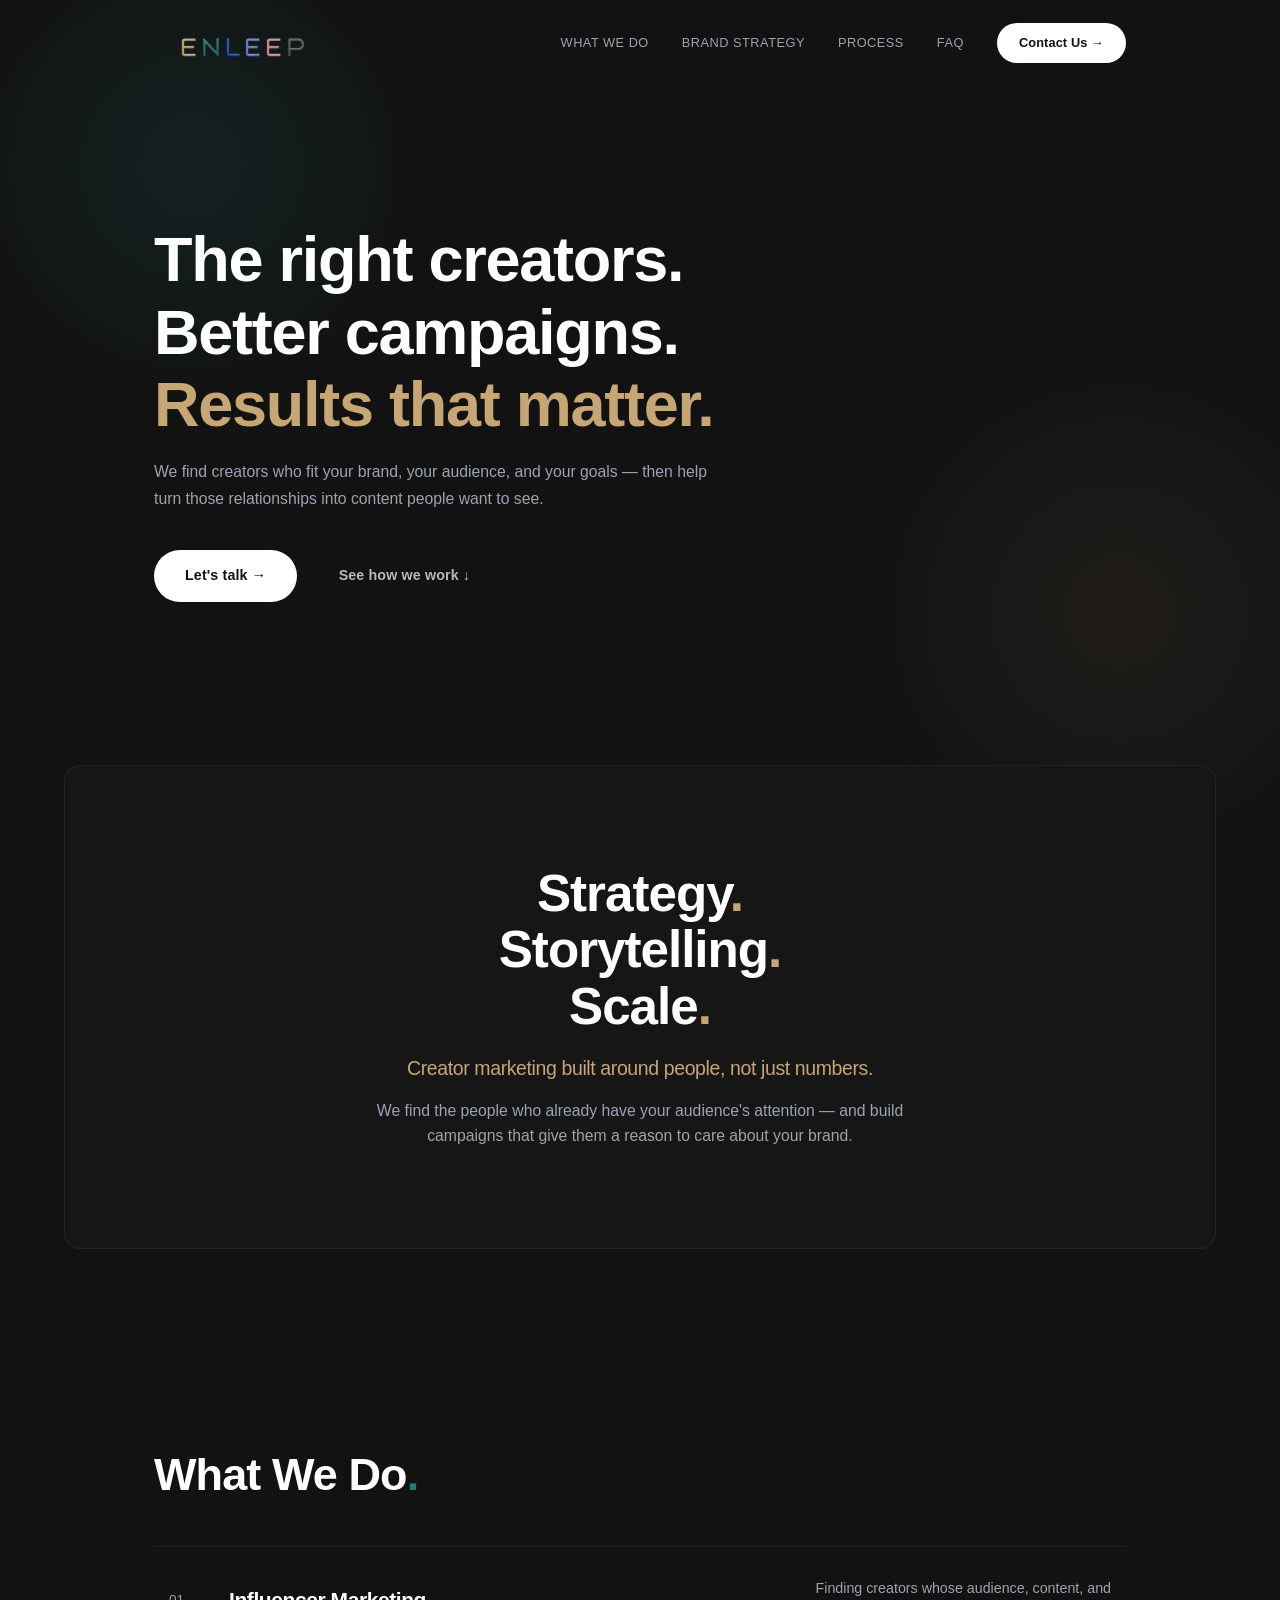
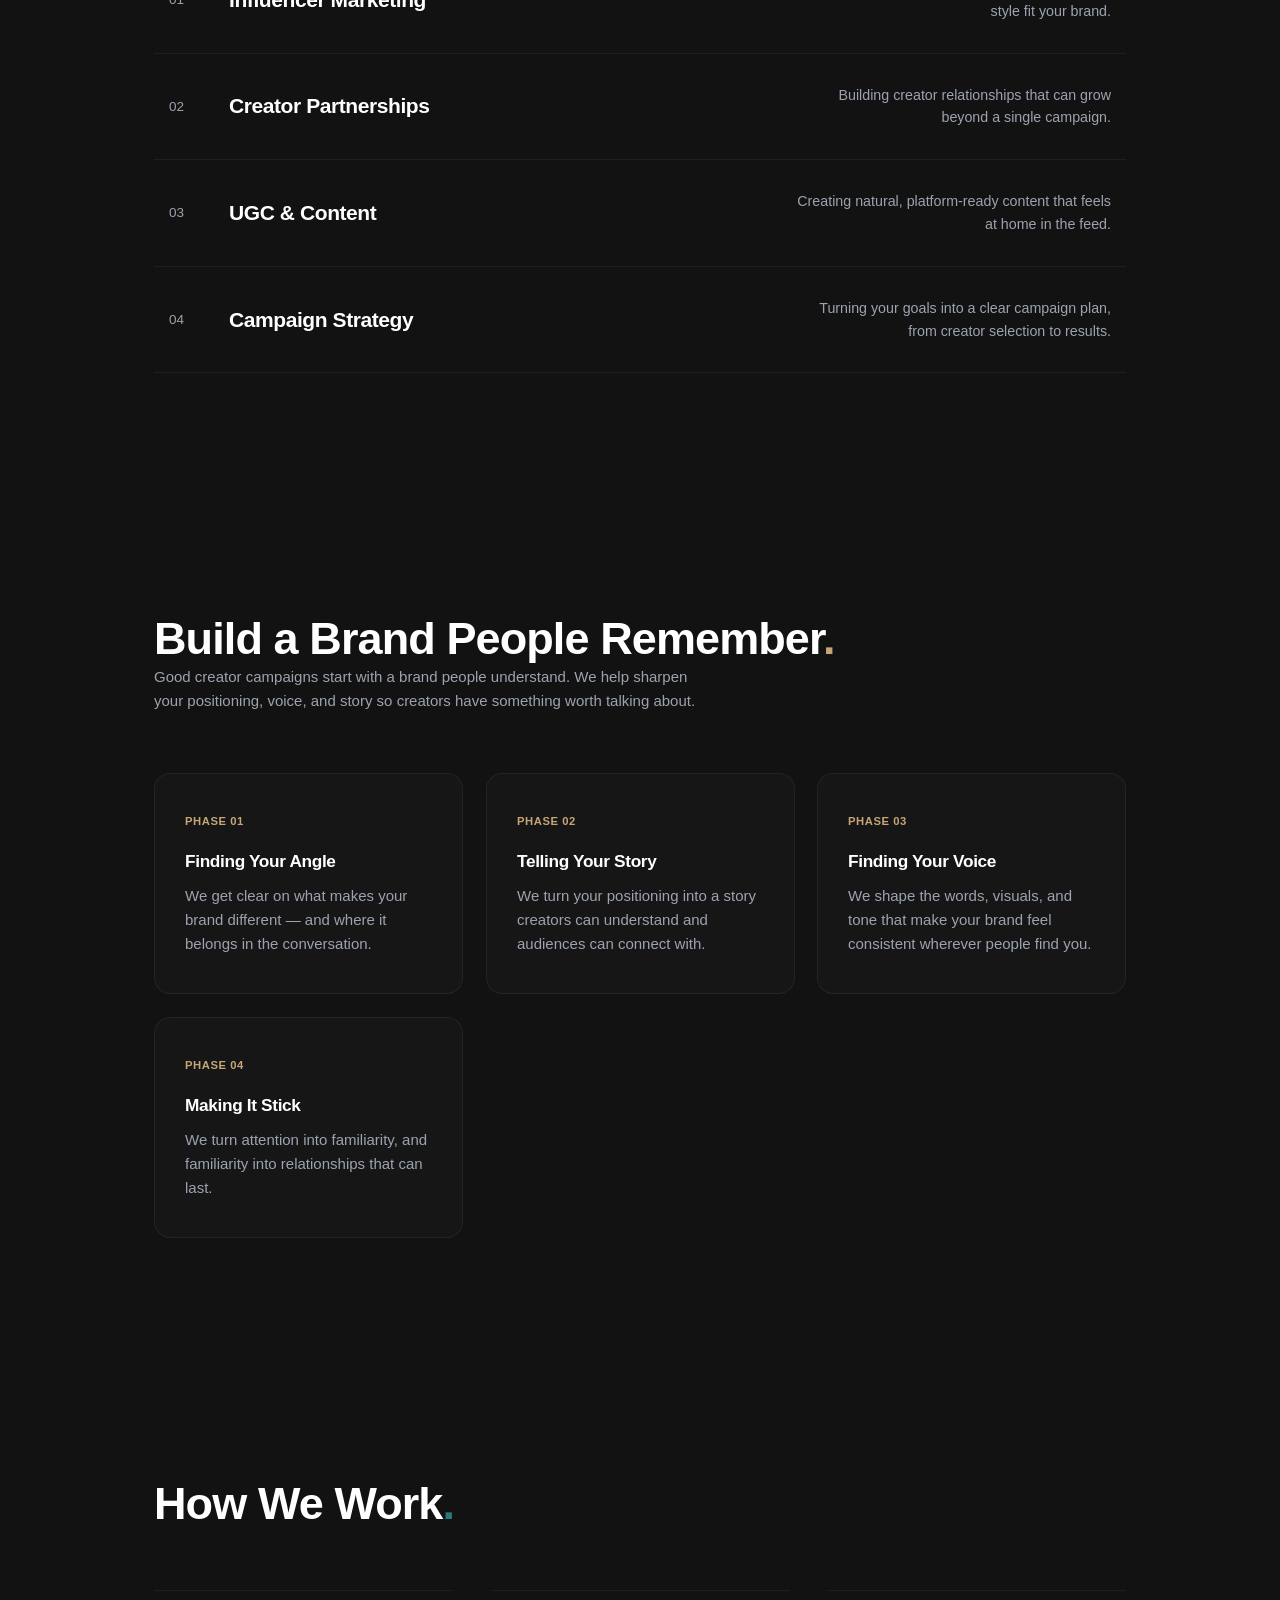
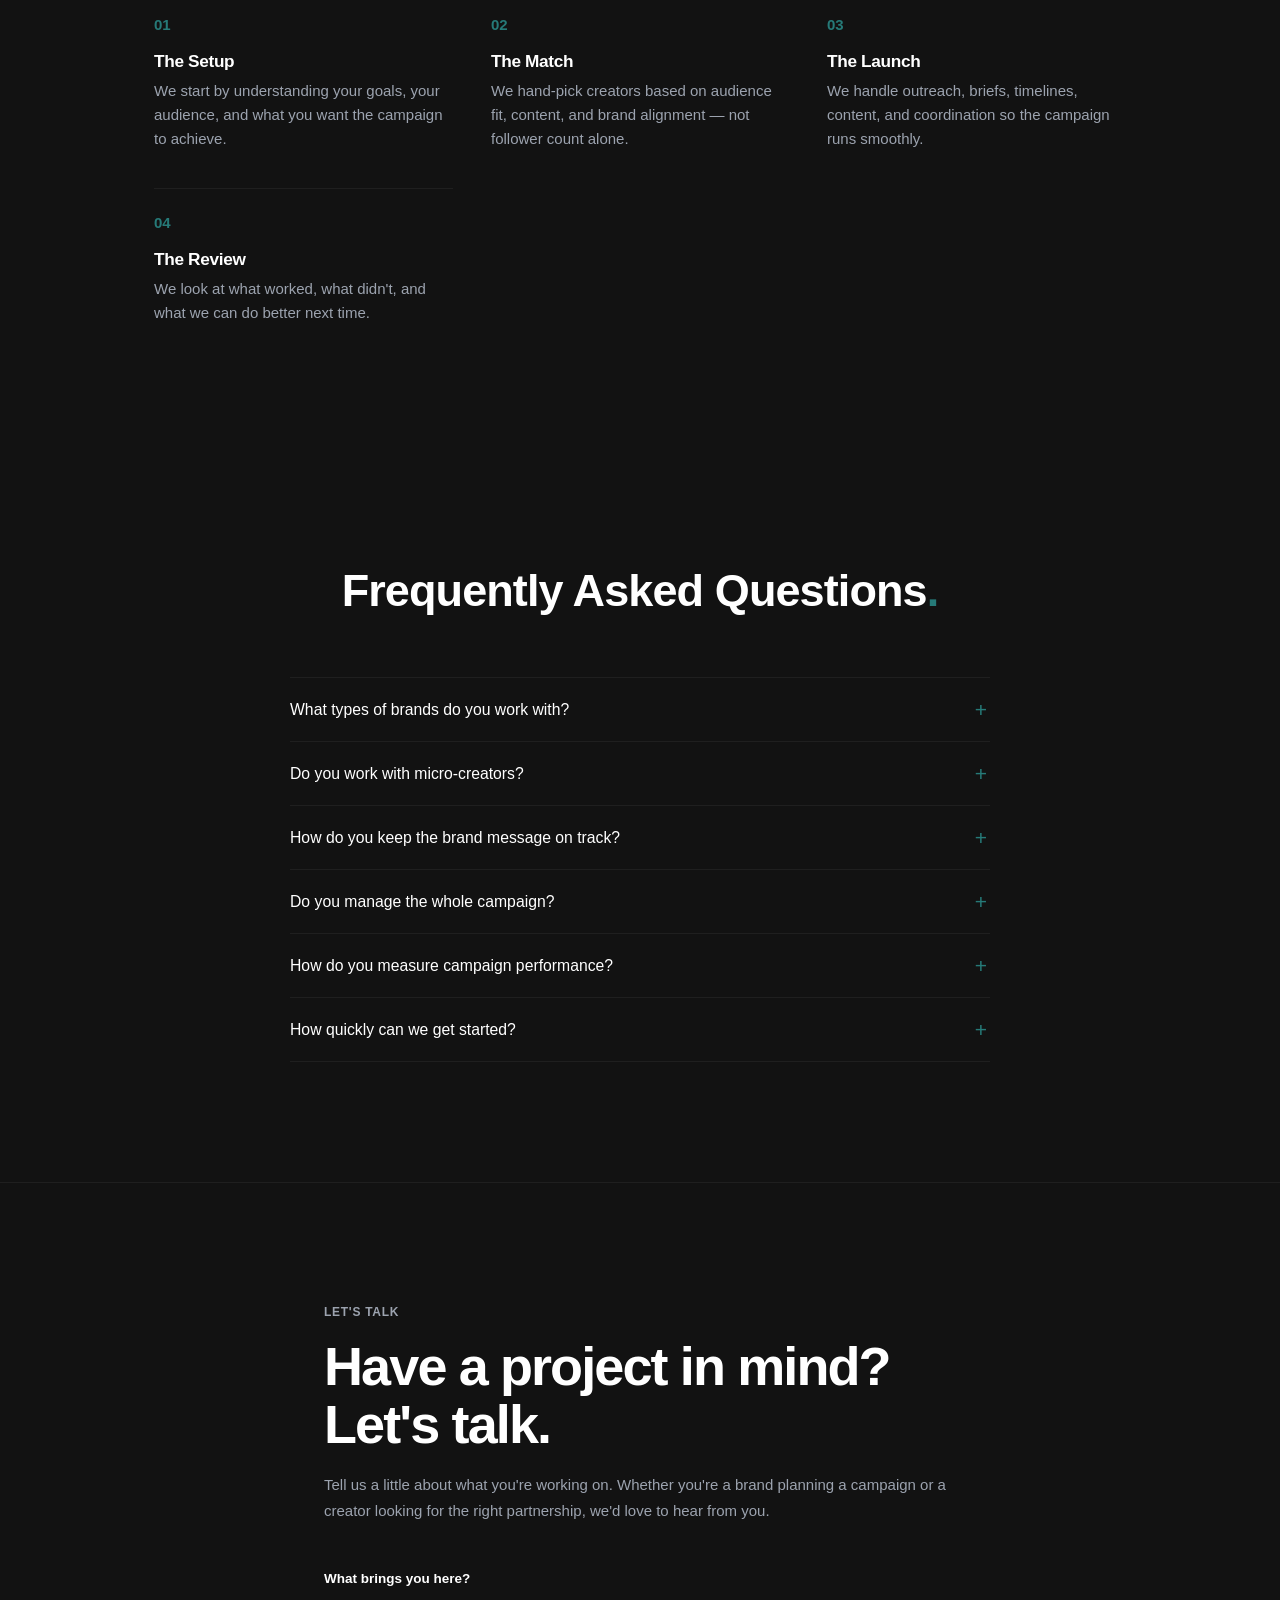
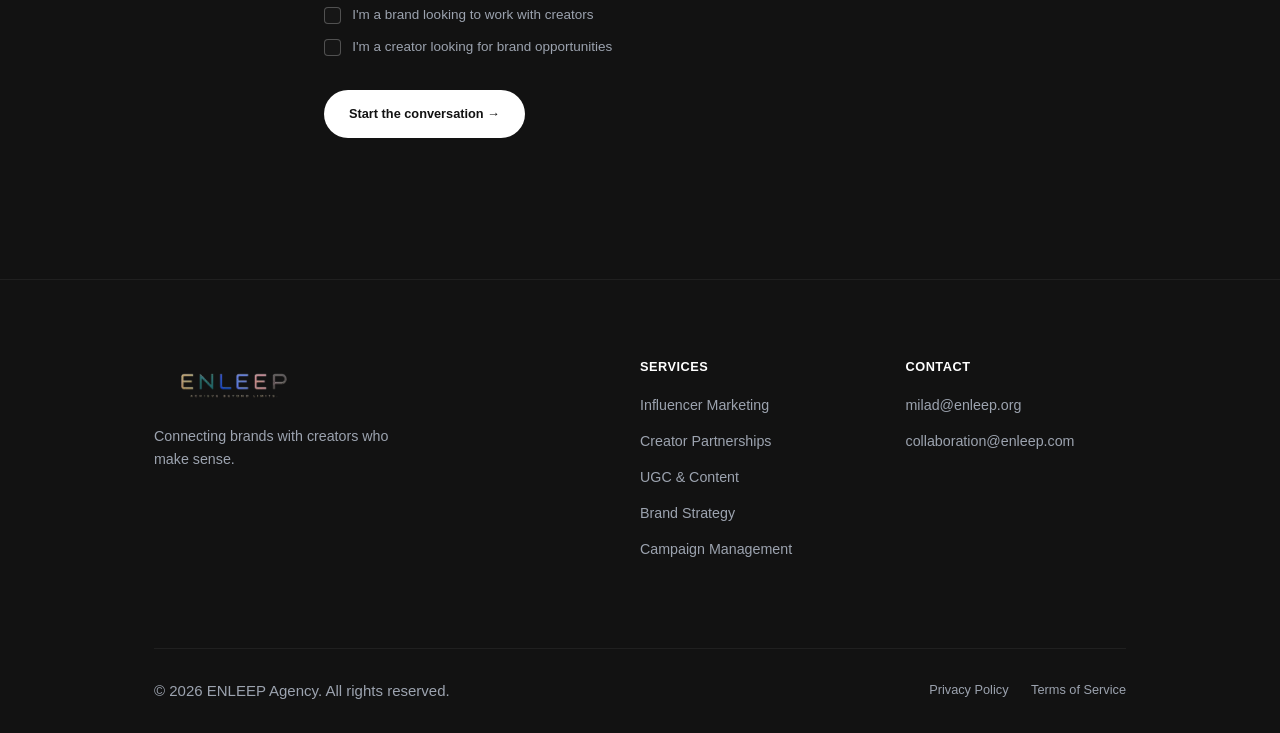
<file: index.html>
<!DOCTYPE html>
<html lang="en">
<head>
    <link rel="icon" type="image/png" href="favicon.png">
    <meta charset="UTF-8">
    <meta name="viewport" content="width=device-width, initial-scale=1.0">
    <title>Influencer Marketing Agency | Creator Partnerships & UGC | ENLEEP</title>
    <meta name="description" content="ENLEEP is an influencer marketing agency connecting brands with relevant creators through influencer campaigns, UGC, creator partnerships and strategic content.">
    <meta name="robots" content="index, follow">
    <link rel="canonical" href="https://enleep.com/">
    <meta property="og:title" content="ENLEEP | Influencer Marketing & Creator Partnerships">
    <meta property="og:description" content="Connect your brand with the right creators through influencer campaigns, UGC and strategic content.">
    <meta property="og:url" content="https://enleep.com/">
    <meta property="og:type" content="website">
    <meta property="og:site_name" content="ENLEEP">
    
    <!-- External CSS -->
    <link rel="stylesheet" href="style.css">
    
    <!-- External JavaScript -->
    <script src="script.js" defer></script>

    <!-- Structured Data / Schema -->
    <script type="application/ld+json">
    {
      "@context": "https://schema.org",
      "@type": "Organization",
      "name": "ENLEEP",
      "url": "https://enleep.com/",
      "description": "ENLEEP is an influencer marketing agency connecting brands with creators through influencer campaigns, UGC, creator partnerships and strategic content."
    }
    </script>
    <script type="application/ld+json">
    {
      "@context": "https://schema.org",
      "@type": "WebSite",
      "name": "ENLEEP",
      "url": "https://enleep.com/"
    }
    </script>
</head>
<body>

    <!-- Ambient Glows (Optimized for iOS Performance) -->
    <div class="ambient-orb orb-1" aria-hidden="true"></div>
    <div class="ambient-orb orb-2" aria-hidden="true"></div>

    <!-- HEADER -->
    <header id="navbar">
        <div class="container nav-inner">
            <a href="#home" class="logo" aria-label="Go to homepage">
                <img src="assets/logo-header-small.webp" alt="ENLEEP Logo" width="280" height="54" fetchpriority="high">
            </a>
            <button class="menu-btn" id="menu-toggle" type="button" aria-expanded="false" aria-controls="nav-links" aria-label="Open navigation menu">
                &#9776;
            </button>
            <nav class="nav-links" id="nav-links">
                <a href="#work" class="nav-item">What We Do</a>
                <a href="#branding" class="nav-item">Brand Strategy</a>
                <a href="#process" class="nav-item">Process</a>
                <a href="#faq" class="nav-item">FAQ</a>
                <a href="#footer-contact" class="btn btn-primary nav-cta">Contact Us &rarr;</a>
            </nav>
        </div>
    </header>

    <main>
        <!-- HERO -->
        <section class="hero" id="home">
            <div class="container">
                <div class="hero-content">
                    <h1>The right creators.<br>Better campaigns.<br><span class="text-accent-gradient">Results that matter.</span></h1>
                    <p>We find creators who fit your brand, your audience, and your goals — then help turn those relationships into content people want to see.</p>
                    <div class="btn-wrap">
                        <a href="#footer-contact" class="btn btn-primary">Let's talk &rarr;</a>
                        <a href="#process" class="btn btn-subtle">See how we work &darr;</a>
                    </div>
                </div>
            </div>
        </section>

        <!-- STRATEGY SECTION -->
        <section class="strategy-section">
            <div class="container">
                <div class="strategy-content">
                    <h2 class="fade-up">Strategy<span class="dot-gold">.</span><br>Storytelling<span class="dot-gold">.</span><br>Scale<span class="dot-gold">.</span></h2>
                    <h3 class="strategy-subtitle fade-up delay-1">Creator marketing built around people, not just numbers.</h3>
                    <p class="fade-up delay-2">We find the people who already have your audience's attention — and build campaigns that give them a reason to care about your brand.</p>
                </div>
            </div>
        </section>

        <!-- WHAT WE DO -->
        <section id="work">
            <div class="container">
                <h2 class="fade-up">What We Do<span class="dot-teal">.</span></h2>
                <div class="service-rows fade-up delay-1">
                    <div class="service-row">
                        <span class="s-num">01</span>
                        <h3 class="s-title">Influencer Marketing</h3>
                        <p class="s-desc">Finding creators whose audience, content, and style fit your brand.</p>
                    </div>
                    <div class="service-row">
                        <span class="s-num">02</span>
                        <h3 class="s-title">Creator Partnerships</h3>
                        <p class="s-desc">Building creator relationships that can grow beyond a single campaign.</p>
                    </div>
                    <div class="service-row">
                        <span class="s-num">03</span>
                        <h3 class="s-title">UGC & Content</h3>
                        <p class="s-desc">Creating natural, platform-ready content that feels at home in the feed.</p>
                    </div>
                    <div class="service-row">
                        <span class="s-num">04</span>
                        <h3 class="s-title">Campaign Strategy</h3>
                        <p class="s-desc">Turning your goals into a clear campaign plan, from creator selection to results.</p>
                    </div>
                </div>
            </div>
        </section>

        <!-- BRAND STRATEGY -->
        <section id="branding">
            <div class="container">
                <h2 class="fade-up">Build a Brand People Remember<span class="dot-gold">.</span></h2>
                <p class="fade-up delay-1" style="max-width: 550px;">Good creator campaigns start with a brand people understand. We help sharpen your positioning, voice, and story so creators have something worth talking about.</p>
                
                <div class="editorial-grid">
                    <div class="ed-card fade-up">
                        <span class="ed-number">Phase 01</span>
                        <h3>Finding Your Angle</h3>
                        <p>We get clear on what makes your brand different — and where it belongs in the conversation.</p>
                    </div>
                    <div class="ed-card fade-up delay-1">
                        <span class="ed-number">Phase 02</span>
                        <h3>Telling Your Story</h3>
                        <p>We turn your positioning into a story creators can understand and audiences can connect with.</p>
                    </div>
                    <div class="ed-card fade-up delay-2">
                        <span class="ed-number">Phase 03</span>
                        <h3>Finding Your Voice</h3>
                        <p>We shape the words, visuals, and tone that make your brand feel consistent wherever people find you.</p>
                    </div>
                    <div class="ed-card fade-up delay-3">
                        <span class="ed-number">Phase 04</span>
                        <h3>Making It Stick</h3>
                        <p>We turn attention into familiarity, and familiarity into relationships that can last.</p>
                    </div>
                </div>
            </div>
        </section>

        <!-- HOW WE WORK -->
        <section id="process">
            <div class="container">
                <h2 class="fade-up">How We Work<span class="dot-teal">.</span></h2>
                
                <div class="process-grid">
                    <div class="step fade-up delay-1">
                        <span class="step-num">01</span>
                        <h3>The Setup</h3>
                        <p>We start by understanding your goals, your audience, and what you want the campaign to achieve.</p>
                    </div>
                    <div class="step fade-up delay-2">
                        <span class="step-num">02</span>
                        <h3>The Match</h3>
                        <p>We hand-pick creators based on audience fit, content, and brand alignment — not follower count alone.</p>
                    </div>
                    <div class="step fade-up delay-3">
                        <span class="step-num">03</span>
                        <h3>The Launch</h3>
                        <p>We handle outreach, briefs, timelines, content, and coordination so the campaign runs smoothly.</p>
                    </div>
                    <div class="step fade-up delay-4">
                        <span class="step-num">04</span>
                        <h3>The Review</h3>
                        <p>We look at what worked, what didn't, and what we can do better next time.</p>
                    </div>
                </div>
            </div>
        </section>

        <!-- FAQ SECTION -->
        <section id="faq" class="faq-section">
            <div class="container">
                <h2 class="fade-up text-center">Frequently Asked Questions<span class="dot-teal">.</span></h2>
                
                <div class="faq-container fade-up delay-1">
                    <div class="faq-item">
                        <button class="faq-question" aria-expanded="false" aria-controls="faq-ans-1" id="faq-btn-1">
                            What types of brands do you work with? 
                            <span class="faq-icon"></span>
                        </button>
                        <div class="faq-answer-wrapper" id="faq-ans-1" role="region" aria-labelledby="faq-btn-1">
                            <div class="faq-answer">
                                <p>We work with brands that want to build stronger relationships with their audience through creators. The category matters less than the fit between the brand, creator, and audience.</p>
                            </div>
                        </div>
                    </div>
                    <div class="faq-item">
                        <button class="faq-question" aria-expanded="false" aria-controls="faq-ans-2" id="faq-btn-2">
                            Do you work with micro-creators? 
                            <span class="faq-icon"></span>
                        </button>
                        <div class="faq-answer-wrapper" id="faq-ans-2" role="region" aria-labelledby="faq-btn-2">
                            <div class="faq-answer">
                                <p>Yes. We work with creators at different stages. The right creator depends on the audience, content, campaign goal, and brand fit — not follower count alone.</p>
                            </div>
                        </div>
                    </div>
                    <div class="faq-item">
                        <button class="faq-question" aria-expanded="false" aria-controls="faq-ans-3" id="faq-btn-3">
                            How do you keep the brand message on track? 
                            <span class="faq-icon"></span>
                        </button>
                        <div class="faq-answer-wrapper" id="faq-ans-3" role="region" aria-labelledby="faq-btn-3">
                            <div class="faq-answer">
                                <p>We agree on the key messages and campaign guidelines upfront, then give creators room to communicate them in their own voice.</p>
                            </div>
                        </div>
                    </div>
                    <div class="faq-item">
                        <button class="faq-question" aria-expanded="false" aria-controls="faq-ans-4" id="faq-btn-4">
                            Do you manage the whole campaign? 
                            <span class="faq-icon"></span>
                        </button>
                        <div class="faq-answer-wrapper" id="faq-ans-4" role="region" aria-labelledby="faq-btn-4">
                            <div class="faq-answer">
                                <p>Yes. Depending on the campaign, we can handle creator selection, outreach, coordination, content, and reporting.</p>
                            </div>
                        </div>
                    </div>
                    <div class="faq-item">
                        <button class="faq-question" aria-expanded="false" aria-controls="faq-ans-5" id="faq-btn-5">
                            How do you measure campaign performance? 
                            <span class="faq-icon"></span>
                        </button>
                        <div class="faq-answer-wrapper" id="faq-ans-5" role="region" aria-labelledby="faq-btn-5">
                            <div class="faq-answer">
                                <p>We agree on the goal before the campaign starts, then track the numbers that matter for that goal — from reach and engagement to traffic and conversions.</p>
                            </div>
                        </div>
                    </div>
                    <div class="faq-item">
                        <button class="faq-question" aria-expanded="false" aria-controls="faq-ans-6" id="faq-btn-6">
                            How quickly can we get started? 
                            <span class="faq-icon"></span>
                        </button>
                        <div class="faq-answer-wrapper" id="faq-ans-6" role="region" aria-labelledby="faq-btn-6">
                            <div class="faq-answer">
                                <p>It depends on the campaign and creator requirements. Once we understand what you need, we'll give you a clear timeline.</p>
                            </div>
                        </div>
                    </div>
                </div>
            </div>
        </section>

        <!-- PROJECT CONTACT SECTION -->
        <section id="footer-contact" class="contact-section">
            <div class="container contact-container">

                <span class="eyebrow contact-eyebrow fade-up">
                    LET'S TALK
                </span>

                <h2 class="contact-heading fade-up delay-1">
                    Have a project in mind?<br>Let's talk.
                </h2>

                <p class="contact-description fade-up delay-2">
                    Tell us a little about what you're working on. Whether you're a brand planning a campaign or a creator looking for the right partnership, we'd love to hear from you.
                </p>

                <form id="contact-form"
                      class="contact-form fade-up delay-3"
                      action="mailto:milad@enleep.org"
                      method="POST"
                      enctype="text/plain">

                    <p class="form-prompt">What brings you here?</p>

                    <div class="checkbox-group">
                        <label class="checkbox-label">
                            <input type="checkbox"
                                   id="check-brand"
                                   name="Role"
                                   value="Brand">
                            I'm a brand looking to work with creators
                        </label>

                        <label class="checkbox-label">
                            <input type="checkbox"
                                   id="check-creator"
                                   name="Role"
                                   value="Creator">
                            I'm a creator looking for brand opportunities
                        </label>
                    </div>

                    <div id="role-error" class="error-text">
                        &#9888; This field is required.
                    </div>

                    <!-- BRAND FIELDS -->
                    <div id="dynamic-fields-brand" class="dynamic-fields">
                        <div class="dynamic-fields-inner">

                            <input type="text"
                                   name="Company_Name"
                                   placeholder="Company Name"
                                   class="form-input">

                            <input type="url"
                                   name="Website_Address"
                                   placeholder="Website Address"
                                   class="form-input">

                            <div class="input-row">
                                <input type="text"
                                       name="Name"
                                       placeholder="Name"
                                       class="form-input">

                                <input type="text"
                                       name="Title"
                                       placeholder="Title"
                                       class="form-input">
                            </div>

                            <input type="email"
                                   name="Email"
                                   placeholder="Email Address"
                                   class="form-input">

                            <textarea name="Message"
                                      placeholder="Tell us about what you're looking for..."
                                      class="form-textarea"></textarea>

                        </div>
                    </div>

                    <!-- CREATOR FIELDS -->
                    <div id="dynamic-fields-creator" class="dynamic-fields">
                        <div class="dynamic-fields-inner">

                            <div class="input-row">
                                <input type="text" name="Name" class="form-input" placeholder="Name">
                                <input type="email" name="Email" class="form-input" placeholder="Email Address">
                            </div>

                            <input type="url"
                                   name="Instagram"
                                   placeholder="Instagram URL"
                                   class="form-input">

                            <input type="url"
                                   name="TikTok"
                                   placeholder="TikTok URL"
                                   class="form-input">

                            <input type="url"
                                   name="YouTube"
                                   placeholder="YouTube URL"
                                   class="form-input">

                            <textarea name="Message"
                                      placeholder="Tell us about your content..."
                                      class="form-textarea"></textarea>

                        </div>
                    </div>

                    <button type="submit"
                            class="submit-button"
                            id="submit-btn">
                        Start the conversation &rarr;
                    </button>

                </form>

            </div>
        </section>
    </main>

    <!-- FOOTER -->
    <footer>
        <div class="container">
            <div class="footer-grid">
                <div>
                    <a href="#home" aria-label="Go to homepage">
                        <img src="assets/logo-footer-small.webp" alt="ENLEEP Logo" class="footer-logo" width="200" height="53" decoding="async">
                    </a>
                    <p class="footer-desc">Connecting brands with creators who make sense.</p>
                </div>
                
                <div class="footer-links">
                    <h4>Services</h4>
                    <ul>
                        <li><a href="#work">Influencer Marketing</a></li>
                        <li><a href="#work">Creator Partnerships</a></li>
                        <li><a href="#work">UGC & Content</a></li>
                        <li><a href="#branding">Brand Strategy</a></li>
                        <li><a href="#process">Campaign Management</a></li>
                    </ul>
                </div>

                <div class="footer-links" id="footer-contact-info">
                    <h4>Contact</h4>
                    <ul>
                        <li><a href="mailto:milad@enleep.org">milad@enleep.org</a></li>
                        <li><a href="mailto:collaboration@enleep.com">collaboration@enleep.com</a></li>
                    </ul>
                </div>
            </div>

            <div class="footer-bottom">
                <p>&copy; 2026 ENLEEP Agency. All rights reserved.</p>
                <div style="display: flex; gap: 1.5rem;">
                    <a href="privacy.html">Privacy Policy</a>
                    <a href="terms.html">Terms of Service</a>
                </div>
            </div>
        </div>
    </footer>
</body>
</html>
</file>
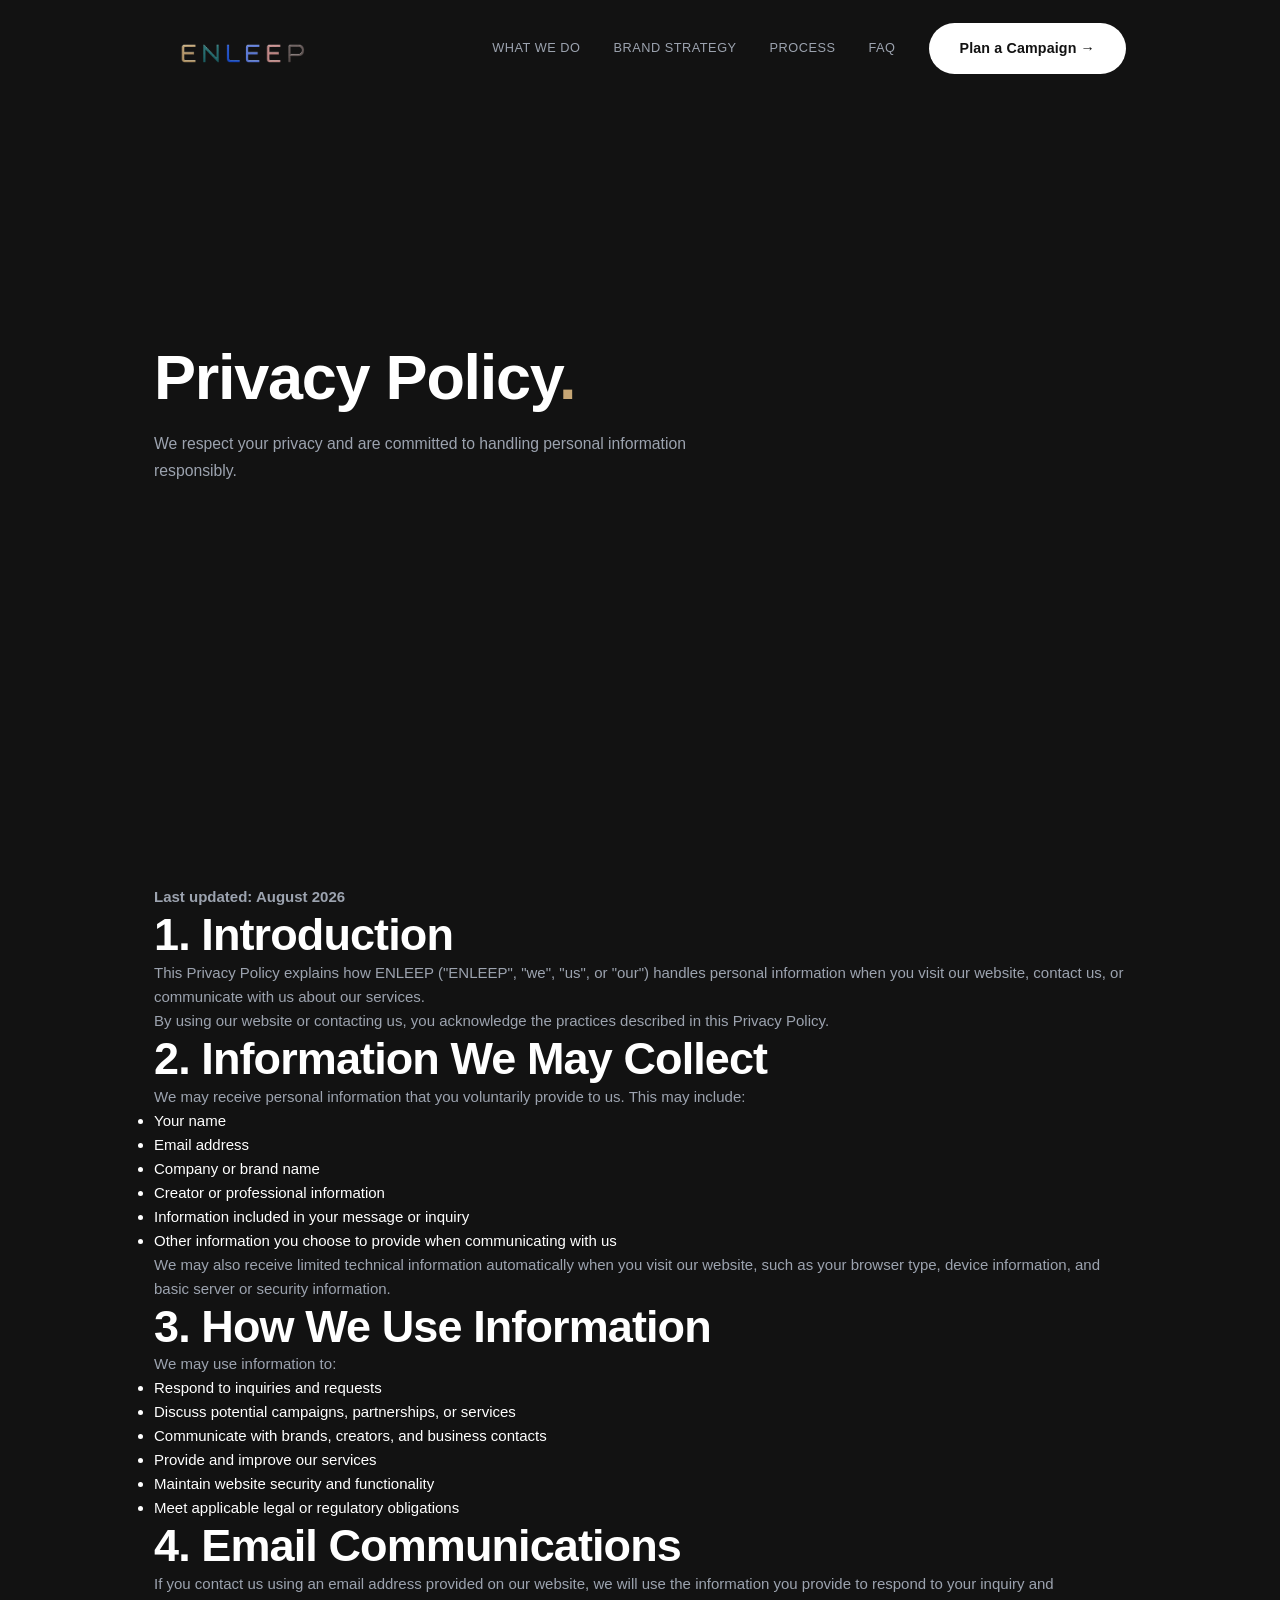
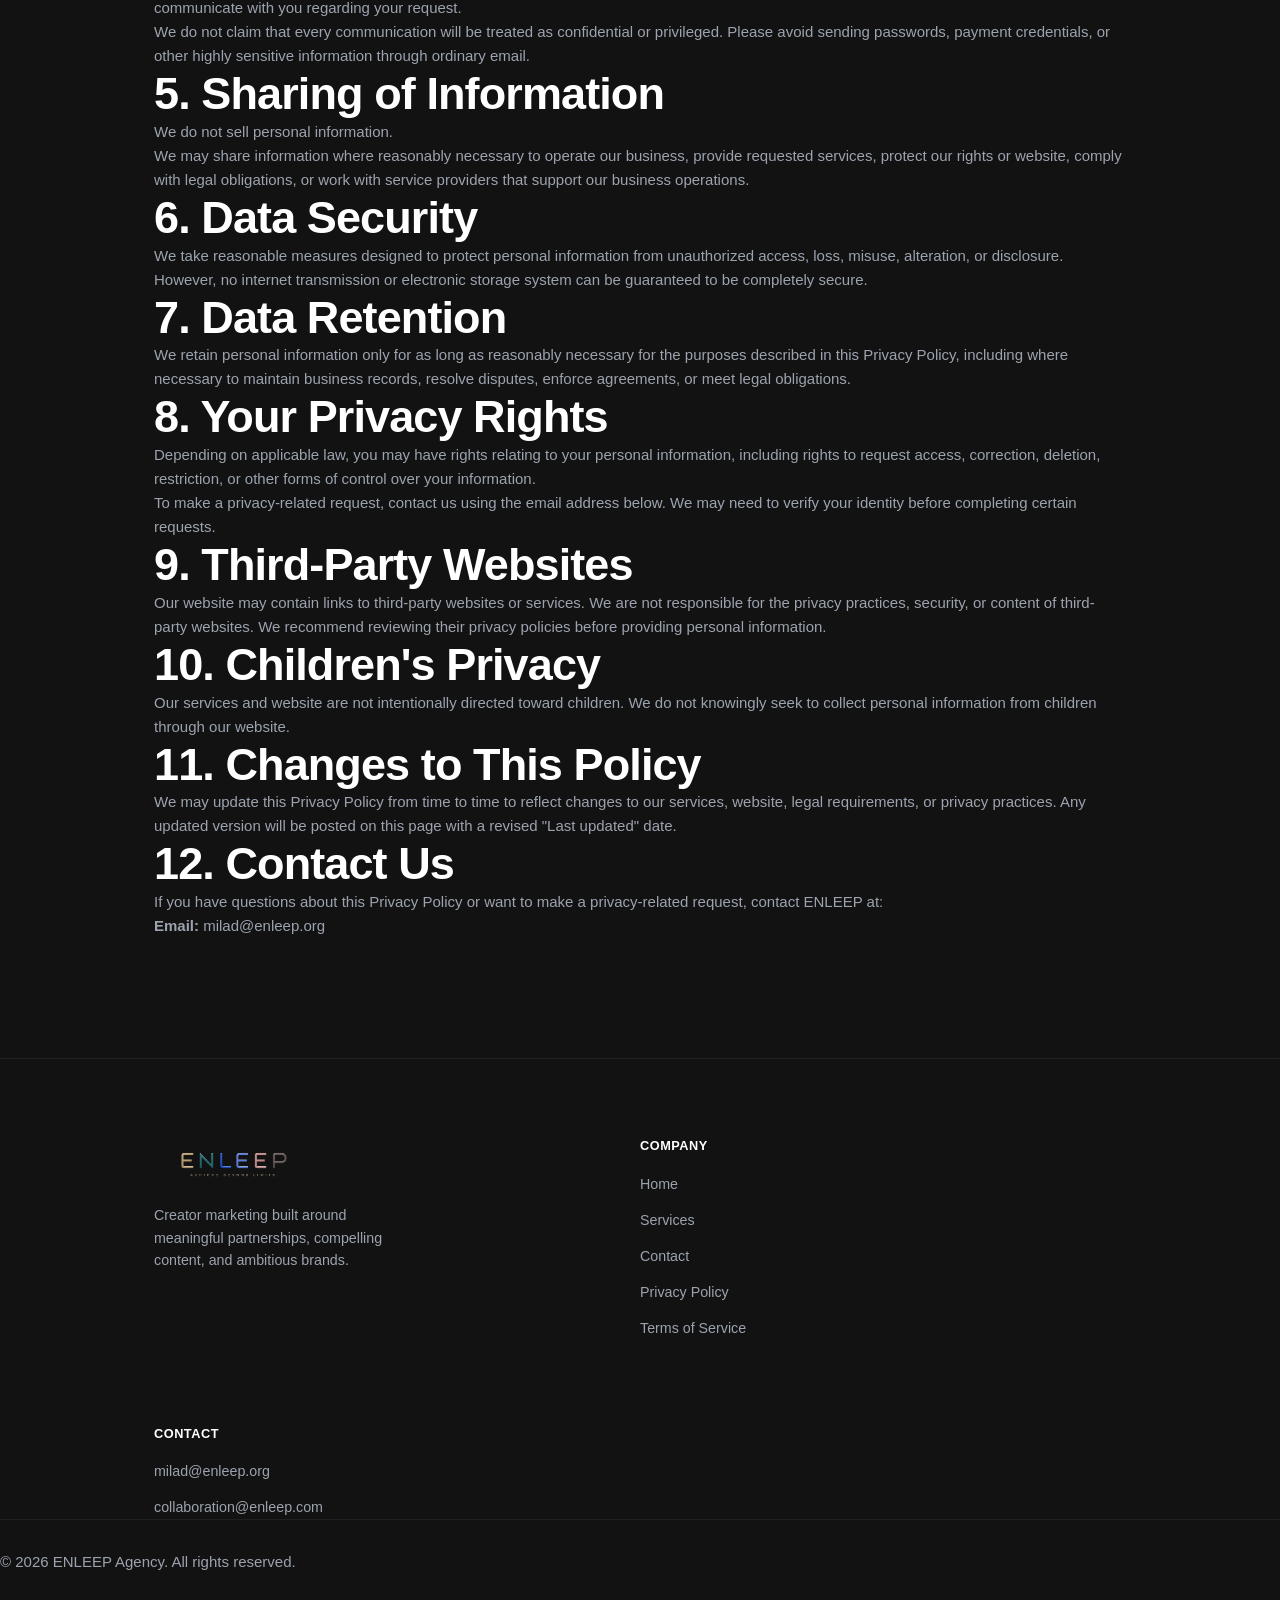
<file: privacy.html>
<!DOCTYPE html>
<html lang="en">
<head>
    <meta charset="UTF-8">
    <meta name="viewport" content="width=device-width, initial-scale=1.0">

    <title>Privacy Policy | ENLEEP</title>

    <meta name="description" content="Read the ENLEEP Privacy Policy to understand how we collect, use, protect and handle personal information.">

    <meta name="robots" content="index, follow">

    <link rel="canonical" href="https://enleep.com/privacy.html">

    <link rel="icon" type="image/png" href="favicon.png">

    <link rel="preconnect" href="https://fonts.googleapis.com">
    <link rel="preconnect" href="https://fonts.gstatic.com" crossorigin>
    <link href="https://fonts.googleapis.com/css2?family=Plus+Jakarta+Sans:wght@300;400;500;600;700;800&display=swap" rel="stylesheet">

    <link rel="stylesheet" href="style.css">
</head>

<body>

    <header id="navbar">
        <div class="container nav-inner">
            <a href="index.html" class="logo" aria-label="Go to ENLEEP homepage">
                <img src="assets/logo-header.png" alt="ENLEEP Logo">
            </a>

            <nav class="nav-links">
                <a href="index.html#work" class="nav-item">What We Do</a>
                <a href="index.html#branding" class="nav-item">Brand Strategy</a>
                <a href="index.html#process" class="nav-item">Process</a>
                <a href="index.html#faq" class="nav-item">FAQ</a>
                <a href="index.html#contact" class="btn btn-primary">Plan a Campaign &rarr;</a>
            </nav>
        </div>
    </header>

    <main>

        <section class="hero">
            <div class="container">
                <div class="hero-content">
                    <h1>Privacy Policy<span class="text-accent-gradient">.</span></h1>
                    <p>
                        We respect your privacy and are committed to handling personal information responsibly.
                    </p>
                </div>
            </div>
        </section>

        <section>
            <div class="container">
                <div class="legal-content">
                    <p><strong>Last updated: August 2026</strong></p>

                    <h2>1. Introduction</h2>

                    <p>
                        This Privacy Policy explains how ENLEEP ("ENLEEP", "we", "us", or "our")
                        handles personal information when you visit our website, contact us,
                        or communicate with us about our services.
                    </p>

                    <p>
                        By using our website or contacting us, you acknowledge the practices
                        described in this Privacy Policy.
                    </p>

                    <h2>2. Information We May Collect</h2>

                    <p>
                        We may receive personal information that you voluntarily provide to us.
                        This may include:
                    </p>

                    <ul>
                        <li>Your name</li>
                        <li>Email address</li>
                        <li>Company or brand name</li>
                        <li>Creator or professional information</li>
                        <li>Information included in your message or inquiry</li>
                        <li>Other information you choose to provide when communicating with us</li>
                    </ul>

                    <p>
                        We may also receive limited technical information automatically when
                        you visit our website, such as your browser type, device information,
                        and basic server or security information.
                    </p>

                    <h2>3. How We Use Information</h2>

                    <p>We may use information to:</p>

                    <ul>
                        <li>Respond to inquiries and requests</li>
                        <li>Discuss potential campaigns, partnerships, or services</li>
                        <li>Communicate with brands, creators, and business contacts</li>
                        <li>Provide and improve our services</li>
                        <li>Maintain website security and functionality</li>
                        <li>Meet applicable legal or regulatory obligations</li>
                    </ul>

                    <h2>4. Email Communications</h2>

                    <p>
                        If you contact us using an email address provided on our website,
                        we will use the information you provide to respond to your inquiry
                        and communicate with you regarding your request.
                    </p>

                    <p>
                        We do not claim that every communication will be treated as confidential
                        or privileged. Please avoid sending passwords, payment credentials,
                        or other highly sensitive information through ordinary email.
                    </p>

                    <h2>5. Sharing of Information</h2>

                    <p>
                        We do not sell personal information.
                    </p>

                    <p>
                        We may share information where reasonably necessary to operate our
                        business, provide requested services, protect our rights or website,
                        comply with legal obligations, or work with service providers that
                        support our business operations.
                    </p>

                    <h2>6. Data Security</h2>

                    <p>
                        We take reasonable measures designed to protect personal information
                        from unauthorized access, loss, misuse, alteration, or disclosure.
                        However, no internet transmission or electronic storage system can
                        be guaranteed to be completely secure.
                    </p>

                    <h2>7. Data Retention</h2>

                    <p>
                        We retain personal information only for as long as reasonably necessary
                        for the purposes described in this Privacy Policy, including where
                        necessary to maintain business records, resolve disputes, enforce
                        agreements, or meet legal obligations.
                    </p>

                    <h2>8. Your Privacy Rights</h2>

                    <p>
                        Depending on applicable law, you may have rights relating to your
                        personal information, including rights to request access, correction,
                        deletion, restriction, or other forms of control over your information.
                    </p>

                    <p>
                        To make a privacy-related request, contact us using the email address
                        below. We may need to verify your identity before completing certain
                        requests.
                    </p>

                    <h2>9. Third-Party Websites</h2>

                    <p>
                        Our website may contain links to third-party websites or services.
                        We are not responsible for the privacy practices, security, or content
                        of third-party websites. We recommend reviewing their privacy policies
                        before providing personal information.
                    </p>

                    <h2>10. Children's Privacy</h2>

                    <p>
                        Our services and website are not intentionally directed toward children.
                        We do not knowingly seek to collect personal information from children
                        through our website.
                    </p>

                    <h2>11. Changes to This Policy</h2>

                    <p>
                        We may update this Privacy Policy from time to time to reflect changes
                        to our services, website, legal requirements, or privacy practices.
                        Any updated version will be posted on this page with a revised
                        "Last updated" date.
                    </p>

                    <h2>12. Contact Us</h2>

                    <p>
                        If you have questions about this Privacy Policy or want to make a
                        privacy-related request, contact ENLEEP at:
                    </p>

                    <p>
                        <strong>Email:</strong>
                        <a href="mailto:milad@enleep.org">milad@enleep.org</a>
                    </p>

                </div>
            </div>
        </section>

    </main>

    <footer>
        <div class="container">
            <div class="footer-grid">

                <div>
                    <a href="index.html" aria-label="Go to ENLEEP homepage">
                        <img src="assets/logo-footer.png" alt="ENLEEP Logo" class="footer-logo">
                    </a>

                    <p class="footer-desc">
                        Creator marketing built around meaningful partnerships,
                        compelling content, and ambitious brands.
                    </p>
                </div>

                <div class="footer-links">
    <h4>Company</h4>
    <ul>
        <li><a href="index.html">Home</a></li>
        <li><a href="index.html#work">Services</a></li>
        <li><a href="index.html#contact">Contact</a></li>
        <li><a href="privacy.html">Privacy Policy</a></li>
        <li><a href="terms.html">Terms of Service</a></li>
    </ul>
</div>
                    </ul>
                </div>

                <div class="footer-links">
                    <h4>Contact</h4>
                    <ul>
                        <li><a href="mailto:milad@enleep.org">milad@enleep.org</a></li>
                        <a href="mailto:collaboration@enleep.com">collaboration@enleep.com</a>
                    </ul>
                </div>

            </div>

            <div class="footer-bottom">
                <p>&copy; 2026 ENLEEP Agency. All rights reserved.</p>
            </div>
        </div>
    </footer>

</body>
</html>
</file>
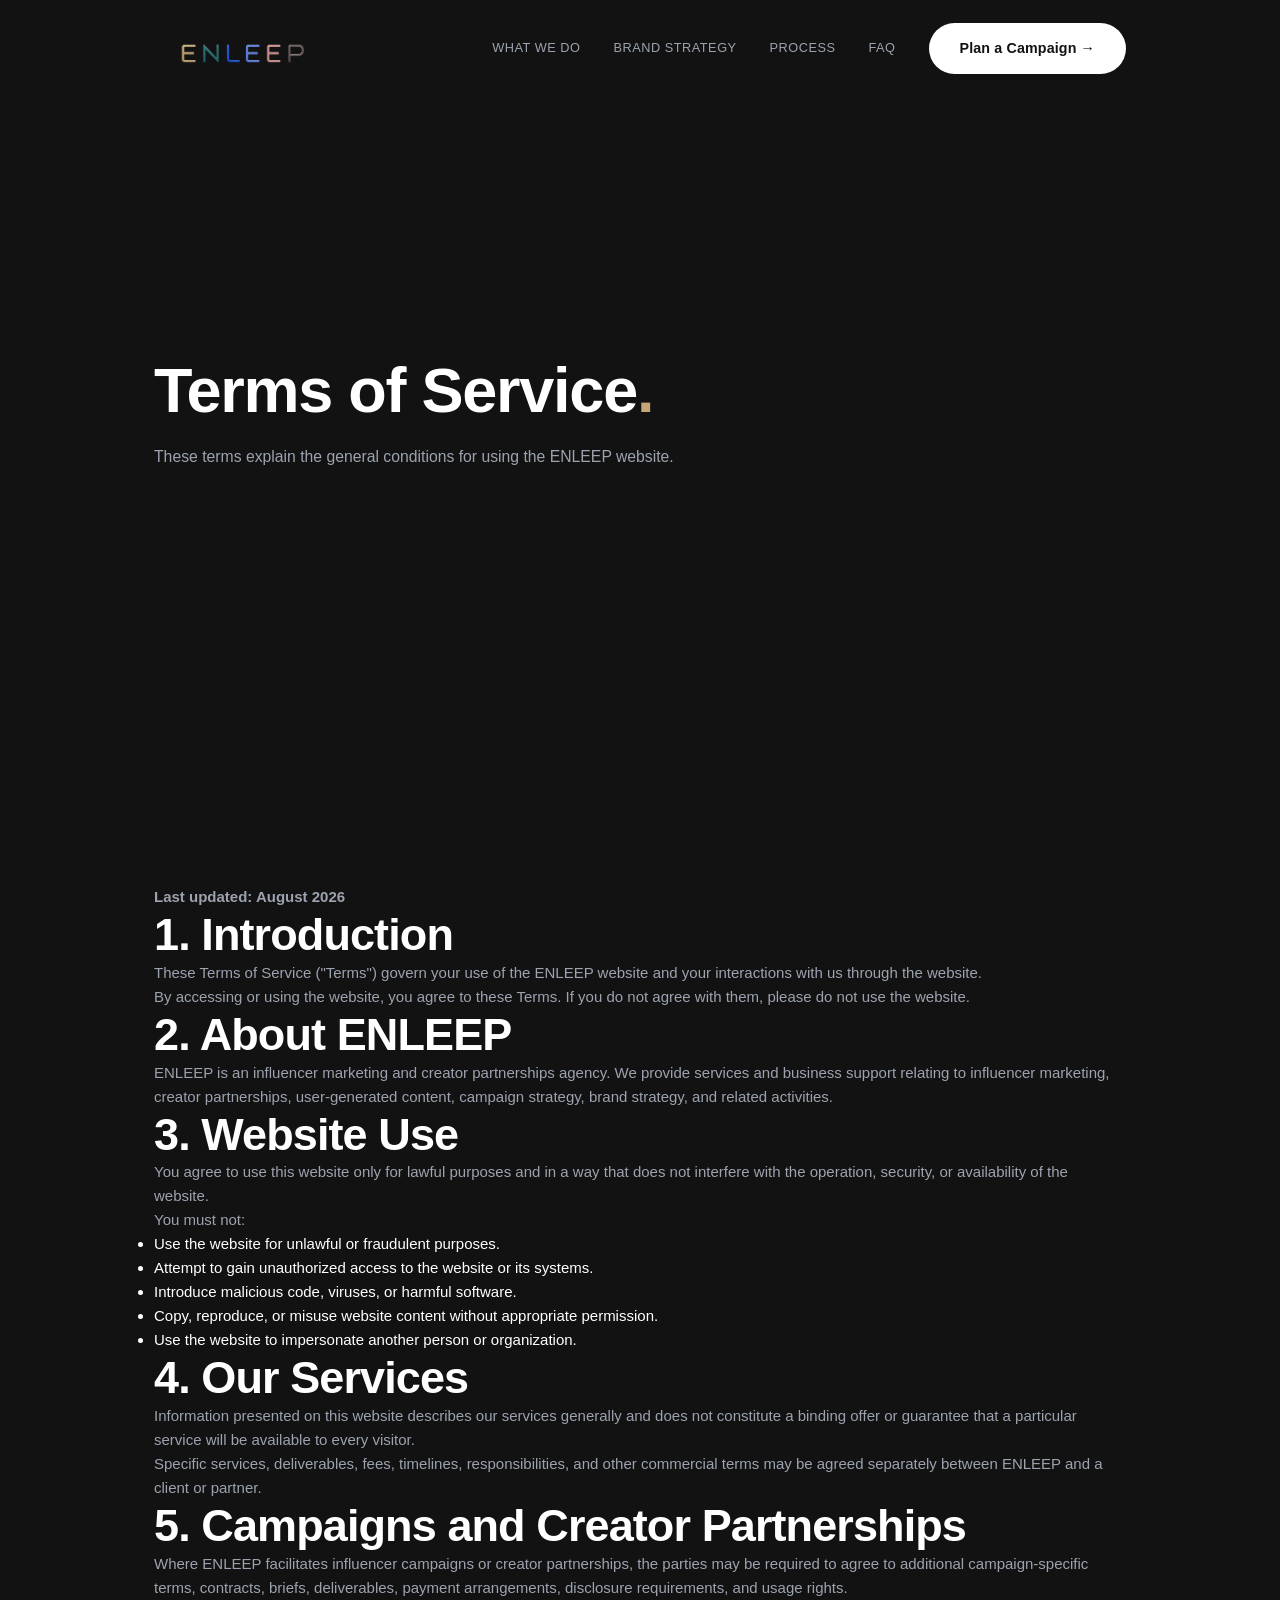
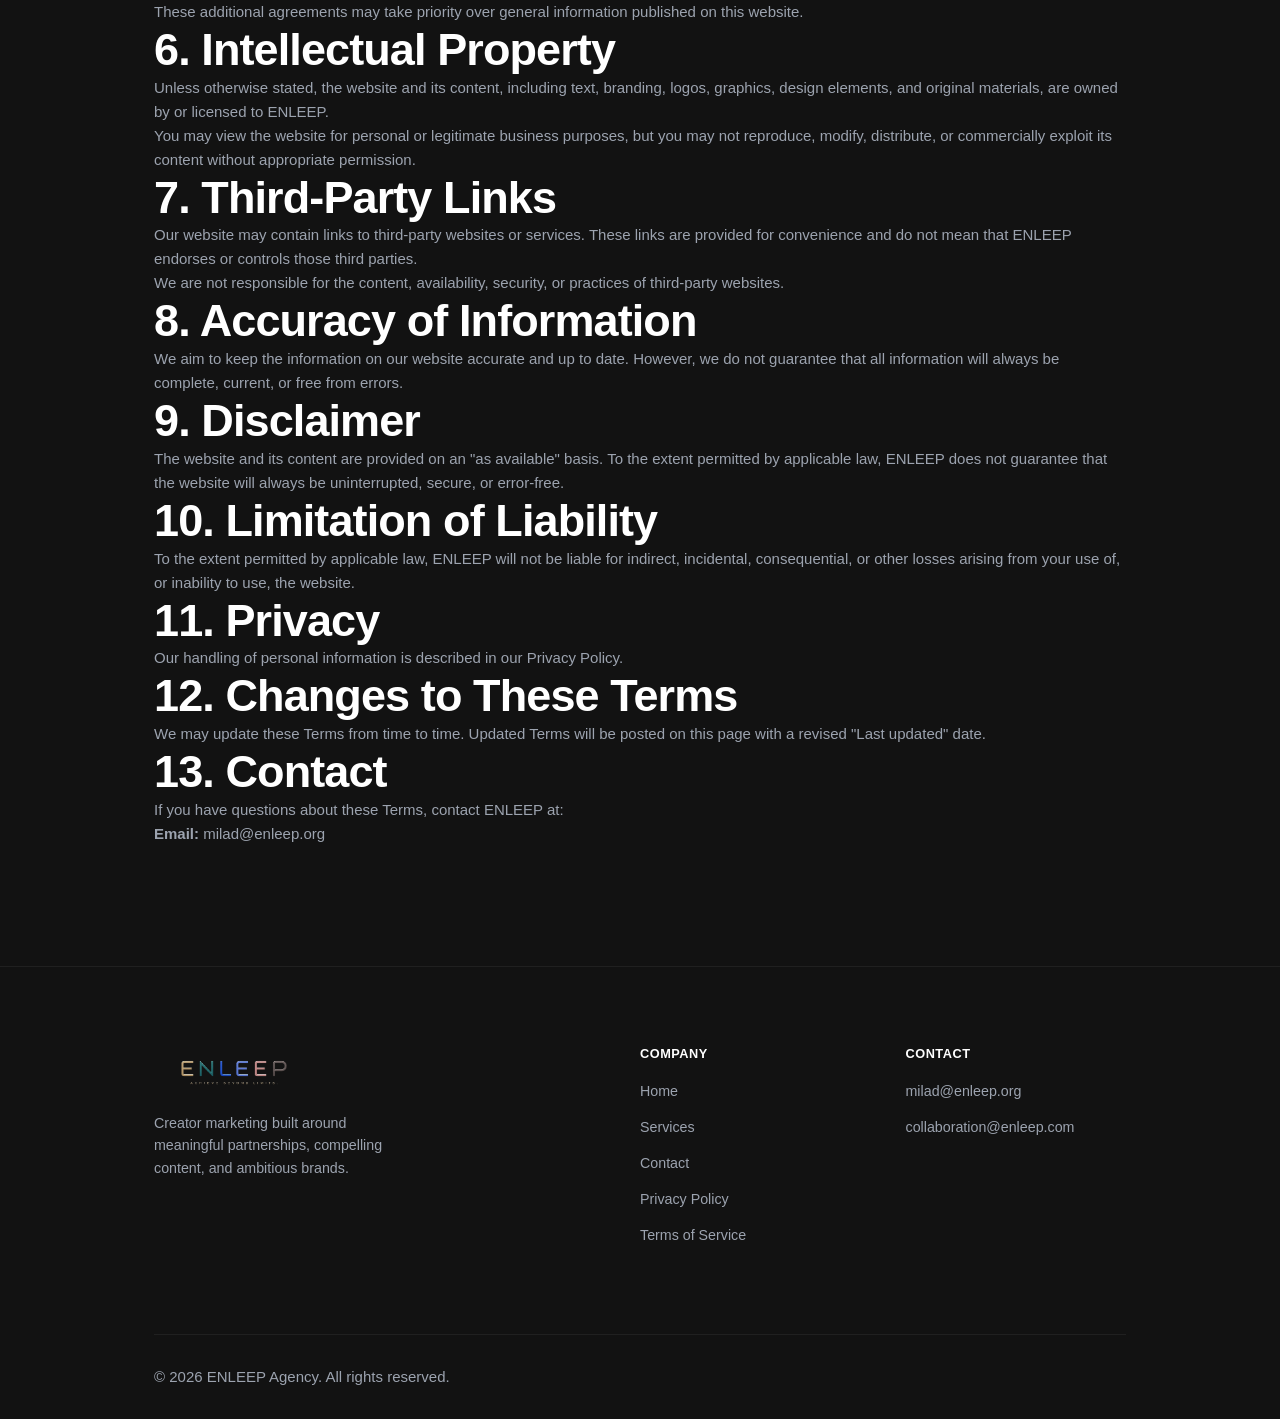
<file: terms.html>
<!DOCTYPE html>
<html lang="en">
<head>
    <meta charset="UTF-8">
    <meta name="viewport" content="width=device-width, initial-scale=1.0">

    <title>Terms of Service | ENLEEP</title>

    <meta name="description" content="Read the ENLEEP Terms of Service governing use of our website and communications about our services.">

    <meta name="robots" content="index, follow">

    <link rel="canonical" href="https://enleep.com/terms.html">

    <link rel="icon" type="image/png" href="favicon.png">

    <link rel="preconnect" href="https://fonts.googleapis.com">
    <link rel="preconnect" href="https://fonts.gstatic.com" crossorigin>
    <link href="https://fonts.googleapis.com/css2?family=Plus+Jakarta+Sans:wght@300;400;500;600;700;800&display=swap" rel="stylesheet">

    <link rel="stylesheet" href="style.css">
</head>

<body>

<header id="navbar">
    <div class="container nav-inner">
        <a href="index.html" class="logo" aria-label="Go to ENLEEP homepage">
            <img src="assets/logo-header.png" alt="ENLEEP Logo">
        </a>

        <nav class="nav-links">
            <a href="index.html#work" class="nav-item">What We Do</a>
            <a href="index.html#branding" class="nav-item">Brand Strategy</a>
            <a href="index.html#process" class="nav-item">Process</a>
            <a href="index.html#faq" class="nav-item">FAQ</a>
            <a href="index.html#contact" class="btn btn-primary">Plan a Campaign &rarr;</a>
        </nav>
    </div>
</header>

<main>

<section class="hero">
    <div class="container">
        <div class="hero-content">
            <h1>Terms of Service<span class="text-accent-gradient">.</span></h1>
            <p>
                These terms explain the general conditions for using the ENLEEP website.
            </p>
        </div>
    </div>
</section>

<section>
    <div class="container">
        <div class="legal-content">

            <p><strong>Last updated: August 2026</strong></p>

            <h2>1. Introduction</h2>

            <p>
                These Terms of Service ("Terms") govern your use of the ENLEEP website
                and your interactions with us through the website.
            </p>

            <p>
                By accessing or using the website, you agree to these Terms.
                If you do not agree with them, please do not use the website.
            </p>

            <h2>2. About ENLEEP</h2>

            <p>
                ENLEEP is an influencer marketing and creator partnerships agency.
                We provide services and business support relating to influencer marketing,
                creator partnerships, user-generated content, campaign strategy,
                brand strategy, and related activities.
            </p>

            <h2>3. Website Use</h2>

            <p>
                You agree to use this website only for lawful purposes and in a way
                that does not interfere with the operation, security, or availability
                of the website.
            </p>

            <p>You must not:</p>

            <ul>
                <li>Use the website for unlawful or fraudulent purposes.</li>
                <li>Attempt to gain unauthorized access to the website or its systems.</li>
                <li>Introduce malicious code, viruses, or harmful software.</li>
                <li>Copy, reproduce, or misuse website content without appropriate permission.</li>
                <li>Use the website to impersonate another person or organization.</li>
            </ul>

            <h2>4. Our Services</h2>

            <p>
                Information presented on this website describes our services generally
                and does not constitute a binding offer or guarantee that a particular
                service will be available to every visitor.
            </p>

            <p>
                Specific services, deliverables, fees, timelines, responsibilities,
                and other commercial terms may be agreed separately between ENLEEP
                and a client or partner.
            </p>

            <h2>5. Campaigns and Creator Partnerships</h2>

            <p>
                Where ENLEEP facilitates influencer campaigns or creator partnerships,
                the parties may be required to agree to additional campaign-specific
                terms, contracts, briefs, deliverables, payment arrangements,
                disclosure requirements, and usage rights.
            </p>

            <p>
                These additional agreements may take priority over general information
                published on this website.
            </p>

            <h2>6. Intellectual Property</h2>

            <p>
                Unless otherwise stated, the website and its content, including text,
                branding, logos, graphics, design elements, and original materials,
                are owned by or licensed to ENLEEP.
            </p>

            <p>
                You may view the website for personal or legitimate business purposes,
                but you may not reproduce, modify, distribute, or commercially exploit
                its content without appropriate permission.
            </p>

            <h2>7. Third-Party Links</h2>

            <p>
                Our website may contain links to third-party websites or services.
                These links are provided for convenience and do not mean that ENLEEP
                endorses or controls those third parties.
            </p>

            <p>
                We are not responsible for the content, availability, security,
                or practices of third-party websites.
            </p>

            <h2>8. Accuracy of Information</h2>

            <p>
                We aim to keep the information on our website accurate and up to date.
                However, we do not guarantee that all information will always be
                complete, current, or free from errors.
            </p>

            <h2>9. Disclaimer</h2>

            <p>
                The website and its content are provided on an "as available" basis.
                To the extent permitted by applicable law, ENLEEP does not guarantee
                that the website will always be uninterrupted, secure, or error-free.
            </p>

            <h2>10. Limitation of Liability</h2>

            <p>
                To the extent permitted by applicable law, ENLEEP will not be liable
                for indirect, incidental, consequential, or other losses arising
                from your use of, or inability to use, the website.
            </p>

            <h2>11. Privacy</h2>

            <p>
                Our handling of personal information is described in our
                <a href="privacy.html">Privacy Policy</a>.
            </p>

            <h2>12. Changes to These Terms</h2>

            <p>
                We may update these Terms from time to time. Updated Terms will be
                posted on this page with a revised "Last updated" date.
            </p>

            <h2>13. Contact</h2>

            <p>
                If you have questions about these Terms, contact ENLEEP at:
            </p>

            <p>
                <strong>Email:</strong>
                <a href="mailto:milad@enleep.org">milad@enleep.org</a>
            </p>

        </div>
    </div>
</section>

</main>

<footer>
    <div class="container">
        <div class="footer-grid">

            <div>
                <a href="index.html" aria-label="Go to ENLEEP homepage">
                    <img src="assets/logo-footer.png" alt="ENLEEP Logo" class="footer-logo">
                </a>

                <p class="footer-desc">
                    Creator marketing built around meaningful partnerships,
                    compelling content, and ambitious brands.
                </p>
            </div>

            <div class="footer-links">
                <h4>Company</h4>
                <ul>
                    <li><a href="index.html">Home</a></li>
                    <li><a href="index.html#work">Services</a></li>
                    <li><a href="index.html#contact">Contact</a></li>
                    <li><a href="privacy.html">Privacy Policy</a></li>
                    <li><a href="terms.html">Terms of Service</a></li>
                </ul>
            </div>

            <div class="footer-links">
                <h4>Contact</h4>
                <ul>
                    <li><a href="mailto:milad@enleep.org">milad@enleep.org</a></li>
                    <a href="mailto:collaboration@enleep.com">collaboration@enleep.com</a>
                </ul>
            </div>

        </div>

        <div class="footer-bottom">
            <p>&copy; 2026 ENLEEP Agency. All rights reserved.</p>
        </div>
    </div>
</footer>

</body>
</html>
</file>
<file: style.css>
/* ==========================================
   AGENCY DESIGN SYSTEM & VARIABLES
   ========================================== */
:root {
    /* Backgrounds: Premium Dark Charcoal Theme */
    --color-bg-main: #121212;
    --color-bg-secondary: #161616;
    --color-bg-elevated: #1A1A1A;

    /* Brand Colors: Unified and restrained */
    --color-brand-gold: #C6A675;
    --color-brand-teal: #267A78;

    /* Typography */
    --color-text-primary: #FFFFFF;
    --color-text-muted: #9CA3AF;
    --font-main: -apple-system, BlinkMacSystemFont, "Segoe UI", Roboto, Helvetica, Arial, sans-serif;
    
    /* Utilities */
    --transition-fast: all 0.3s cubic-bezier(0.25, 1, 0.5, 1);
    --transition-smooth: all 0.6s cubic-bezier(0.16, 1, 0.3, 1);
    --border-light: rgba(255, 255, 255, 0.06);
    --border-hover: rgba(255, 255, 255, 0.15);
    --radius-lg: 16px; 
}

/* Reset & Base Setup */
* { margin: 0; padding: 0; box-sizing: border-box; }
html { scroll-behavior: smooth; font-size: 15px; } 

body {
    font-family: var(--font-main);
    background-color: var(--color-bg-main);
    color: var(--color-text-primary);
    line-height: 1.6;
    -webkit-font-smoothing: antialiased;
    -moz-osx-font-smoothing: grayscale;
    overflow-x: hidden;
    width: 100%; /* Fixed horizontal overflow */
}

/* Accessibility: Visible Focus States */
*:focus-visible {
    outline: 2px solid var(--color-brand-gold);
    outline-offset: 4px;
}

/* Ambient Orbs - Optimized for iOS Performance */
/* Replaced expensive filter: blur() with hardware-friendly radial-gradients */
.ambient-orb {
    position: fixed;
    z-index: -1;
    pointer-events: none;
    border-radius: 50%;
}
.orb-1 { 
    top: -10%; left: -5%; width: 40vw; height: 40vw; 
    background: radial-gradient(circle, rgba(38, 122, 120, 0.15) 0%, transparent 70%); 
}
.orb-2 { 
    bottom: 0%; right: -10%; width: 45vw; height: 45vw; 
    background: radial-gradient(circle, rgba(198, 166, 117, 0.08) 0%, transparent 70%); 
}

/* Typography */
h1, h2, h3, h4 {
    font-weight: 700;
    letter-spacing: -0.02em;
    line-height: 1.15;
    color: var(--color-text-primary);
}

h1 { font-size: clamp(2.8rem, 6vw, 4.2rem); } 
h2 { font-size: clamp(2rem, 4vw, 3rem); } 
h3 { font-size: clamp(1.2rem, 2vw, 1.4rem); font-weight: 600; } 
h4 { font-size: 1.05rem; }

p {
    font-size: 1rem;
    font-weight: 400;
    color: var(--color-text-muted);
}

.text-accent-gradient { color: var(--color-brand-gold); }
.dot-teal { color: var(--color-brand-teal); }
.dot-gold { color: var(--color-brand-gold); }
.text-center { text-align: center; }

/* Layout */
.container {
    width: 100%;
    max-width: 1100px; 
    margin: 0 auto;
    padding: 0 5%;
}

section {
    padding: 120px 0;
    position: relative;
}

/* Prevent fixed header from overlapping anchor sections */
section[id] {
    scroll-margin-top: 100px;
}

a {
    text-decoration: none;
    color: inherit;
    transition: var(--transition-fast);
}

/* Buttons */
.btn-wrap {
    display: flex;
    gap: 1.2rem;
    flex-wrap: wrap;
    margin-top: 2.5rem;
}

.btn {
    display: inline-flex;
    align-items: center;
    justify-content: center;
    padding: 0.9rem 2rem;
    font-weight: 600;
    font-size: 0.95rem;
    letter-spacing: 0.01em;
    border-radius: 100px;
    cursor: pointer;
    transition: var(--transition-fast);
    text-align: center;
    border: 1px solid transparent;
}

.btn-primary {
    background-color: var(--color-text-primary);
    color: var(--color-bg-main);
}

.btn-primary:hover {
    transform: translateY(-2px);
    box-shadow: 0 8px 20px rgba(255,255,255,0.1);
    background-color: var(--color-brand-gold);
    color: var(--color-bg-main);
}

.btn-outline {
    background-color: transparent;
    color: var(--color-text-primary);
    border-color: var(--border-hover);
}

.btn-outline:hover {
    border-color: var(--color-brand-gold);
    color: var(--color-brand-gold);
    transform: translateY(-2px);
}

.btn-subtle {
    background-color: transparent;
    color: var(--color-text-primary);
    opacity: 0.7;
    padding: 0.9rem 1.5rem;
}

.btn-subtle:hover {
    opacity: 1;
    background-color: rgba(255,255,255,0.04);
}

/* Scroll Animations */
.fade-up {
    transition: opacity 0.8s cubic-bezier(0.16, 1, 0.3, 1), transform 0.8s cubic-bezier(0.16, 1, 0.3, 1);
    will-change: opacity, transform;
}

body.js-ready .fade-up:not(.in-view) {
    opacity: 0;
    transform: translateY(20px);
}

body.js-ready .fade-up.in-view {
    opacity: 1;
    transform: translateY(0);
}

.delay-1 { transition-delay: 0.1s; }
.delay-2 { transition-delay: 0.2s; }
.delay-3 { transition-delay: 0.3s; }
.delay-4 { transition-delay: 0.4s; }

/* ==========================================
   HEADER & NAVIGATION
   ========================================== */
header {
    position: fixed;
    top: 0;
    width: 100%;
    z-index: 999;
    padding: 1.5rem 0;
    transition: var(--transition-smooth);
}

header.scrolled {
    padding: 1rem 0;
    background: rgba(18, 18, 18, 0.85);
    backdrop-filter: blur(12px);
    -webkit-backdrop-filter: blur(12px);
    border-bottom: 1px solid var(--border-light);
}

.nav-inner {
    display: flex;
    justify-content: space-between;
    align-items: center;
}

.logo img {
    width: 180px;
    height: auto;
    transition: opacity 0.3s ease;
    display: block;
}

.logo:hover img { opacity: 0.8; }

.nav-links {
    display: flex;
    gap: 2.2rem;
    align-items: center;
}

.nav-links a.nav-item {
    font-size: 0.85rem;
    font-weight: 500;
    text-transform: uppercase;
    letter-spacing: 0.04em;
    color: var(--color-text-muted);
}

.nav-links a.nav-item:hover {
    color: var(--color-text-primary);
}

.nav-cta {
    padding: 0.6rem 1.4rem;
    font-size: 0.85rem;
}

.menu-btn {
    display: none;
    background: none;
    border: none;
    color: var(--color-text-primary);
    font-size: 1.8rem;
    cursor: pointer;
    padding: 0.5rem;
    z-index: 1000;
}

/* ==========================================
   HERO
   ========================================== */
.hero {
    min-height: 85vh;
    display: flex;
    align-items: center;
    padding-top: 120px;
    padding-bottom: 60px;
}

.hero-content {
    max-width: 760px;
}

.hero h1 {
    margin-bottom: 1.2rem;
}

.hero p {
    font-size: clamp(1.05rem, 1.2vw, 1.15rem);
    max-width: 580px;
    color: var(--color-text-muted);
    line-height: 1.7;
}

/* ==========================================
   STRATEGY SECTION
   ========================================== */
.strategy-section {
    padding: 100px 0;
    margin: 0 5% 80px;
    background-color: var(--color-bg-secondary);
    border-radius: var(--radius-lg);
    border: 1px solid var(--border-light);
    text-align: center;
}

.strategy-content {
    max-width: 800px;
    margin: 0 auto;
    padding: 0 2rem;
}

.strategy-content h2 {
    font-size: clamp(2rem, 4vw, 3.5rem);
    color: var(--color-text-primary);
    line-height: 1.1;
    margin-bottom: 1.5rem;
}

.strategy-subtitle {
    font-size: clamp(1.1rem, 2vw, 1.3rem);
    color: var(--color-brand-gold);
    font-weight: 500;
    margin-bottom: 1.2rem;
}

.strategy-content p {
    font-size: 1.05rem;
    color: var(--color-text-muted);
    max-width: 600px;
    margin: 0 auto;
}

/* ==========================================
   WHAT WE DO
   ========================================== */
.service-rows {
    margin-top: 3rem;
    border-top: 1px solid var(--border-light);
}

.service-row {
    display: grid;
    grid-template-columns: 60px 1.5fr 1.5fr;
    align-items: center;
    padding: 2rem 1rem;
    border-bottom: 1px solid var(--border-light);
    transition: var(--transition-smooth);
}

.service-row:hover {
    padding-left: 2rem;
    background-color: rgba(255,255,255,0.02);
    border-bottom-color: var(--color-brand-gold);
}

.s-num {
    font-size: 0.9rem;
    font-weight: 500;
    color: var(--color-text-muted);
}

.service-row:hover .s-num {
    color: var(--color-brand-gold);
}

.s-title {
    font-size: clamp(1.2rem, 2vw, 1.4rem);
    font-weight: 600;
    margin: 0;
}

.s-desc {
    font-size: 0.95rem;
    color: var(--color-text-muted);
    justify-self: end;
    text-align: right;
    max-width: 320px;
    margin: 0;
}

/* ==========================================
   BRAND STRATEGY
   ========================================== */
.editorial-grid {
    display: grid;
    grid-template-columns: repeat(auto-fit, minmax(240px, 1fr));
    gap: 1.5rem;
    margin-top: 4rem;
}

.ed-card {
    padding: 2.5rem 2rem;
    border: 1px solid var(--border-light);
    border-radius: var(--radius-lg);
    background: var(--color-bg-secondary);
    transition: var(--transition-smooth);
}

.ed-card:hover {
    border-color: var(--border-hover);
    transform: translateY(-4px);
    background: var(--color-bg-elevated);
}

.ed-number {
    font-size: 0.75rem;
    font-weight: 600;
    letter-spacing: 0.05em;
    text-transform: uppercase;
    margin-bottom: 1.5rem;
    display: block;
    color: var(--color-brand-gold);
}

.ed-card h3 {
    margin-bottom: 0.8rem;
    font-size: 1.15rem;
}

/* ==========================================
   HOW WE WORK
   ========================================== */
.process-grid {
    display: grid;
    grid-template-columns: repeat(auto-fit, minmax(220px, 1fr));
    gap: 2.5rem;
    margin-top: 4rem;
}

.step {
    padding-top: 1.5rem;
    position: relative;
}

.step::before {
    content: '';
    position: absolute;
    top: 0;
    left: 0;
    right: 0;
    height: 1px;
    background: var(--border-light);
    transition: var(--transition-smooth);
}

.step:hover::before { background: var(--color-brand-gold); }

.step-num {
    font-size: 1rem;
    font-weight: 600;
    color: var(--color-brand-teal);
    margin-bottom: 1rem;
    display: block;
}

.step h3 {
    font-size: 1.15rem;
    margin-bottom: 0.5rem;
}

/* ==========================================
   FAQ SECTION
   ========================================== */
.faq-container {
    max-width: 700px;
    margin: 4rem auto 0;
    border-top: 1px solid var(--border-light);
}

.faq-item {
    border-bottom: 1px solid var(--border-light);
}

.faq-question {
    width: 100%;
    text-align: left;
    background: none;
    border: none;
    font-family: inherit;
    font-size: 1.05rem;
    font-weight: 500;
    color: var(--color-text-primary);
    display: flex;
    justify-content: space-between;
    align-items: center;
    cursor: pointer;
    padding: 1.5rem 0;
    margin: 0;
    transition: var(--transition-fast);
}

.faq-question:hover {
    color: var(--color-brand-gold);
}

.faq-icon {
    position: relative;
    width: 1.2rem;
    height: 1.2rem;
    display: flex;
    align-items: center;
    justify-content: center;
    color: var(--color-brand-teal);
    font-size: 1.4rem;
    font-weight: 300;
    flex-shrink: 0;
    margin-left: 1rem;
}

.faq-icon::before { content: '+'; position: absolute; }
.faq-question[aria-expanded="true"] .faq-icon::before { content: '−'; }

.faq-answer-wrapper {
    display: grid;
    grid-template-rows: 0fr;
    transition: grid-template-rows 0.4s cubic-bezier(0.16, 1, 0.3, 1);
}

.faq-question[aria-expanded="true"] + .faq-answer-wrapper {
    grid-template-rows: 1fr;
}

.faq-answer { overflow: hidden; }

.faq-answer p {
    margin-top: 0;
    margin-bottom: 1.5rem;
    font-size: 0.95rem;
    color: var(--color-text-muted);
    line-height: 1.6;
    padding-right: 2rem;
}

/* ==========================================
   ENLEEP — PROJECT CONTACT SECTION
   ========================================== */

.contact-section {
    padding: 120px 0 140px;
    border-top: 1px solid var(--border-light);
}

.contact-container {
    width: 100%;
    max-width: 760px;
    margin: 0 auto;
    text-align: left;
}

/* Heading */
.contact-eyebrow {
    display: block;
    color: var(--color-text-muted);
    font-size: 0.8rem;
    font-weight: 600;
    letter-spacing: 0.06em;
    text-transform: uppercase;
    margin-bottom: 1rem;
}

.contact-heading {
    font-size: clamp(2.4rem, 5vw, 3.6rem);
    font-weight: 700;
    line-height: 1.08;
    letter-spacing: -0.035em;
    color: var(--color-text-primary);
    margin-bottom: 1.25rem;
}

.contact-description {
    max-width: 680px;
    color: var(--color-text-muted);
    font-size: 1rem;
    line-height: 1.7;
    margin-bottom: 3rem;
}

/* Form */
.contact-form {
    width: 100%;
}

.form-prompt {
    color: var(--color-text-primary);
    font-size: 0.9rem;
    font-weight: 600;
    margin-bottom: 1.1rem;
}

/* Brand / Creator selection */
.checkbox-group {
    display: flex;
    flex-direction: column;
    gap: 0.85rem;
    margin-bottom: 0.75rem;
}

.checkbox-label {
    display: flex;
    align-items: center;
    gap: 0.75rem;
    width: fit-content;
    color: var(--color-text-muted);
    font-size: 0.9rem;
    line-height: 1.4;
    cursor: pointer;
    transition: color 0.25s ease;
}

.checkbox-label:hover {
    color: var(--color-text-primary);
}

.checkbox-label input[type="checkbox"] {
    appearance: none;
    -webkit-appearance: none;
    width: 17px;
    height: 17px;
    min-width: 17px;
    margin: 0;
    border: 1px solid rgba(255, 255, 255, 0.25);
    border-radius: 4px;
    background: rgba(255, 255, 255, 0.02);
    cursor: pointer;
    position: relative;
    transition: background-color 0.2s ease, border-color 0.2s ease, box-shadow 0.2s ease;
}

.checkbox-label input[type="checkbox"]:hover {
    border-color: var(--color-brand-gold);
}

.checkbox-label input[type="checkbox"]:checked {
    background: var(--color-brand-gold);
    border-color: var(--color-brand-gold);
}

.checkbox-label input[type="checkbox"]:checked::after {
    content: "";
    position: absolute;
    left: 5px;
    top: 2px;
    width: 4px;
    height: 8px;
    border: solid var(--color-bg-main);
    border-width: 0 2px 2px 0;
    transform: rotate(45deg);
}

/* Error */
.error-text {
    display: none;
    align-items: center;
    gap: 0.4rem;
    color: #d67a7a;
    font-size: 0.8rem;
    font-weight: 500;
    margin: 0 0 1.5rem;
}

/* Dynamic field containers */
.dynamic-fields {
    display: grid;
    grid-template-rows: 0fr;
    opacity: 0;
    margin: 0;
    transition: grid-template-rows 0.4s cubic-bezier(0.16, 1, 0.3, 1), opacity 0.25s ease, margin 0.4s ease;
}

.dynamic-fields.is-visible {
    grid-template-rows: 1fr;
    opacity: 1;
    margin-bottom: 2rem;
}

.dynamic-fields-inner {
    min-height: 0;
    overflow: hidden;
    display: flex;
    flex-direction: column;
    gap: 0.85rem;
    padding-top: 0.5rem;
}

/* Two-column rows */
.input-row {
    display: grid;
    grid-template-columns: repeat(2, minmax(0, 1fr));
    gap: 0.85rem;
    width: 100%;
}

/* Inputs */
.form-input,
.form-textarea {
    width: 100%;
    min-width: 0;
    appearance: none;
    -webkit-appearance: none;
    background: rgba(255, 255, 255, 0.025);
    border: 1px solid var(--border-light);
    border-radius: 7px;
    color: var(--color-text-primary);
    font-family: var(--font-main);
    font-size: 0.9rem;
    line-height: 1.4;
    padding: 0.85rem 1rem;
    transition: border-color 0.25s ease, background-color 0.25s ease, box-shadow 0.25s ease;
}

.form-input {
    height: 48px;
}

.form-input::placeholder,
.form-textarea::placeholder {
    color: #737373;
    opacity: 1;
}

.form-input:hover,
.form-textarea:hover {
    border-color: rgba(255, 255, 255, 0.14);
}

.form-input:focus,
.form-textarea:focus {
    outline: none;
    border-color: var(--color-brand-gold);
    background: rgba(255, 255, 255, 0.04);
    box-shadow: 0 0 0 3px rgba(198, 166, 117, 0.08);
}

.form-input:disabled,
.form-textarea:disabled {
    opacity: 0.45;
    cursor: not-allowed;
}

.form-textarea {
    min-height: 120px;
    resize: vertical;
}

/* Submit */
.submit-button {
    display: inline-flex;
    align-items: center;
    justify-content: center;
    gap: 0.5rem;
    min-height: 48px;
    margin-top: 0.5rem;
    padding: 0.85rem 1.6rem;

    background: var(--color-text-primary);
    color: var(--color-bg-main);

    border: 1px solid transparent;
    border-radius: 999px;

    font-family: var(--font-main);
    font-size: 0.85rem;
    font-weight: 600;
    line-height: 1;
    cursor: pointer;

    transition: var(--transition-fast);
}

.submit-button:hover {
    background: var(--color-brand-gold);
    color: var(--color-bg-main);
    transform: translateY(-2px);
    box-shadow: 0 8px 20px rgba(255, 255, 255, 0.08);
}

.submit-button:active {
    transform: translateY(0);
}

/* ==========================================
   FOOTER
   ========================================== */
footer {
    padding: 80px 0 0;
    background-color: var(--color-bg-main);
    border-top: 1px solid var(--border-light);
}

.footer-grid {
    display: grid;
    grid-template-columns: 2fr 1fr 1fr;
    gap: 3rem;
    margin-bottom: 5rem;
}

.footer-logo {
    width: 160px;
    height: auto;
    margin-bottom: 1.5rem;
    display: block;
}

.footer-desc {
    color: var(--color-text-muted);
    max-width: 260px;
    font-size: 0.95rem;
}

.footer-links h4 {
    font-size: 0.85rem;
    letter-spacing: 0.04em;
    text-transform: uppercase;
    margin-bottom: 1.2rem;
    color: var(--color-text-primary);
}

.footer-links ul li { margin-bottom: 0.8rem; list-style: none; }

.footer-links a {
    font-size: 0.95rem;
    color: var(--color-text-muted);
    transition: var(--transition-fast);
}

.footer-links a:hover { color: var(--color-brand-gold); }

.footer-bottom {
    border-top: 1px solid var(--border-light);
    padding: 2rem 0;
    display: flex;
    justify-content: space-between;
    align-items: center;
    color: var(--color-text-muted);
    font-size: 0.85rem;
}

/* ==========================================
   RESPONSIVE / MOBILE 
   ========================================== */

/* Tablet & Smaller Desktop */
@media (max-width: 900px) {
    .nav-links { gap: 1.5rem; }
    .logo img { width: 160px; }
    .service-row { grid-template-columns: 50px 1.2fr 1fr; }
    .footer-grid { grid-template-columns: 1fr 1fr; }
}

/* Core Mobile Breakpoint */
@media (max-width: 768px) {
    section { padding: 80px 0; }
    header { padding: 1rem 0; }
    .logo img { width: 150px; }

    /* MOBILE MENU ARCHITECTURE */
    .menu-btn {
        display: flex;
        align-items: center;
        justify-content: center;
    }

    .nav-links { 
        display: none; 
    }

    .nav-links.active {
        display: flex;
        position: absolute;
        top: 70px; 
        left: 5%;
        right: 5%;
        flex-direction: column;
        align-items: stretch;
        gap: 0;
        padding: 1rem;
        background: var(--color-bg-elevated);
        border: 1px solid var(--border-light);
        border-radius: var(--radius-lg);
        box-shadow: 0 20px 40px rgba(0, 0, 0, 0.6);
        z-index: 998;
    }

    .nav-links.active .nav-item {
        display: block;
        width: 100%;
        padding: 1.2rem 1rem;
        border-bottom: 1px solid var(--border-light);
    }
    
    .nav-links.active .nav-item:last-of-type {
        border-bottom: none;
    }

    .nav-links.active .nav-cta {
        width: 100%;
        margin-top: 1rem;
    }

    /* Layout Adjustments */
    .hero { min-height: 70vh; padding-top: 100px; padding-bottom: 40px; }
    
    /* Services rows stacked */
    .service-row {
        grid-template-columns: 40px 1fr;
        gap: 0.5rem;
        padding: 1.5rem 0.5rem;
    }

    .s-desc {
        grid-column: 2;
        justify-self: start;
        text-align: left;
        max-width: 100%;
        margin-top: 0.2rem;
    }

    .service-row:hover {
        padding-left: 0.5rem; /* Cancel desktop hover shift on mobile */
    }

    /* Footer Mobile */
    .footer-grid {
        grid-template-columns: 1fr;
        gap: 2.5rem;
        margin-bottom: 3rem;
    }

    .footer-bottom {
        flex-direction: column;
        align-items: flex-start;
        gap: 1rem;
    }

    /* Contact Form Tablet/Mobile */
    .contact-section { padding: 90px 0 100px; }
    .contact-container { max-width: 100%; }
    .contact-heading { font-size: clamp(2.2rem, 8vw, 3rem); }
    .contact-description { font-size: 0.95rem; margin-bottom: 2.5rem; }
    .input-row { grid-template-columns: 1fr; gap: 0.85rem; }
    .form-input { height: 48px; }
    .submit-button { width: auto; }
}

/* Small Mobile Breakpoint */
@media (max-width: 480px) {
    html { font-size: 14px; }
    .container { padding: 0 6%; }
    .btn { padding: 0.9rem 1.4rem; width: 100%; }
    
    .strategy-section {
        margin-left: 0;
        margin-right: 0;
        border-radius: 0;
        border-left: none;
        border-right: none;
        padding: 70px 0;
    }

    .strategy-content { padding: 0 1rem; }
    .service-row { padding: 1.2rem 0; }
    
    .nav-links.active {
        left: 4%;
        right: 4%;
    }

    /* Contact Form Small Mobile */
    .contact-section { padding: 75px 0 85px; }
    .contact-heading { font-size: 2.25rem; letter-spacing: -0.03em; }
    .contact-description { font-size: 0.9rem; line-height: 1.65; }
    .checkbox-label { font-size: 0.85rem; }
    .dynamic-fields.is-visible { margin-bottom: 1.5rem; }
    .form-input, .form-textarea { font-size: 16px; } /* Prevents iOS zoom */
    .submit-button { width: 100%; min-height: 50px; justify-content: center; }
}
</file>
